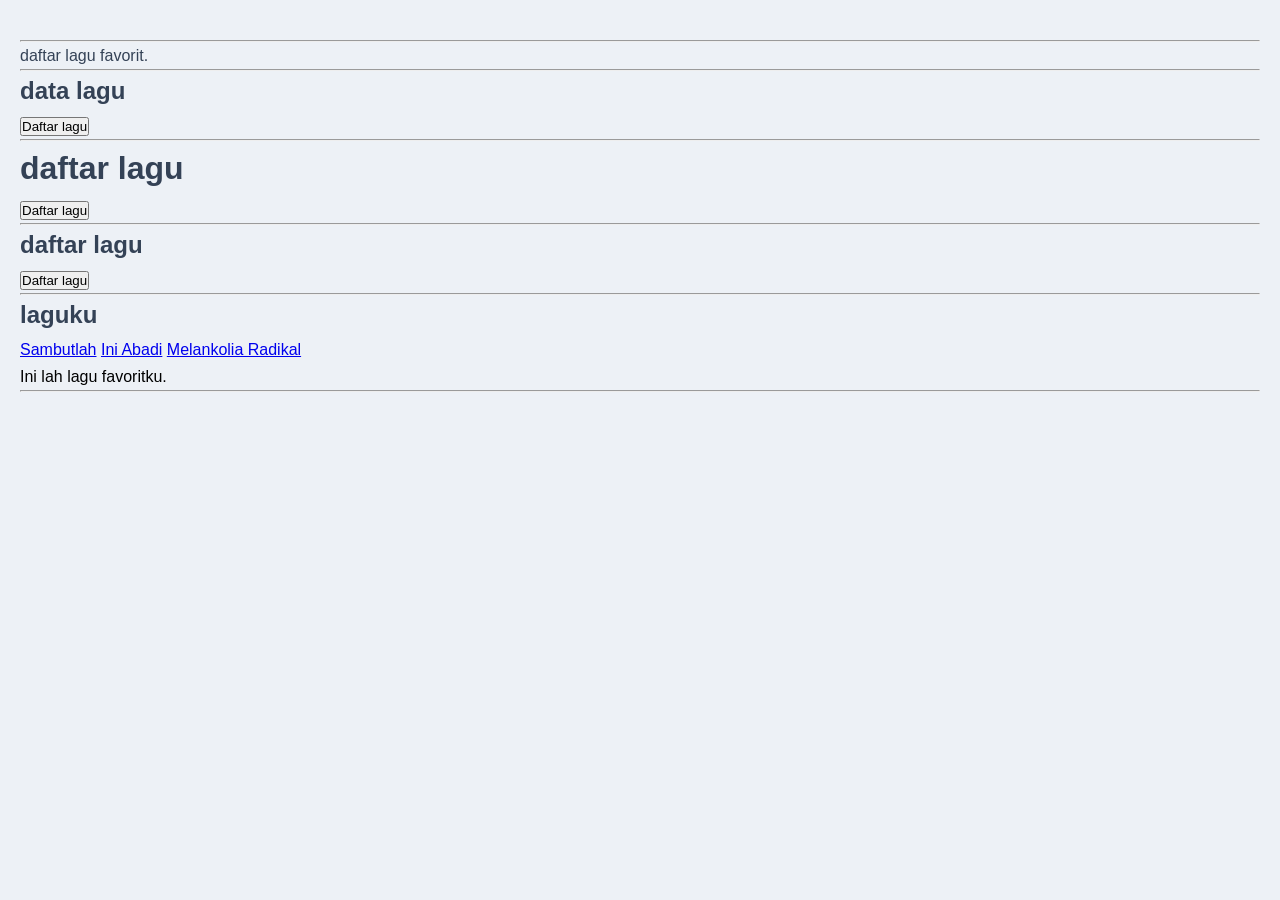
<file: index.html>
<!doctype html>
<html lang="en">
  <head>
    <meta charset="UTF-8" />
    <meta name="viewport" content="width=device-width, initial-scale=1.0" />
    <title>Document</title>
    <link rel="stylesheet" href="style-cv.css" />
  </head>

  <body>
    <hr />
    <p class="judul">daftar lagu favorit.</p>
    <hr />
    <h2 class="judul">data lagu</h2>
    <button id="btn-simpan">Daftar lagu</button>

    <hr />
    <h1 class="judul">daftar lagu</h1>
    <button id="btn-simpan">Daftar lagu</button>
    <hr />
    <h2 class="judul">daftar lagu</h2>
    <button id="btn-simpan">Daftar lagu</button>
    <hr />
    <div class="navbar">
      <h2>laguku</h2>
      <nav>
        <a href="#">Sambutlah</a>
        <a href="#">Ini Abadi</a>
        <a href="#">Melankolia Radikal</a>
      </nav>
    </div>

    <p style="color: black">Ini lah lagu favoritku.</p>
    <hr />
  </body>
</html>
</file>
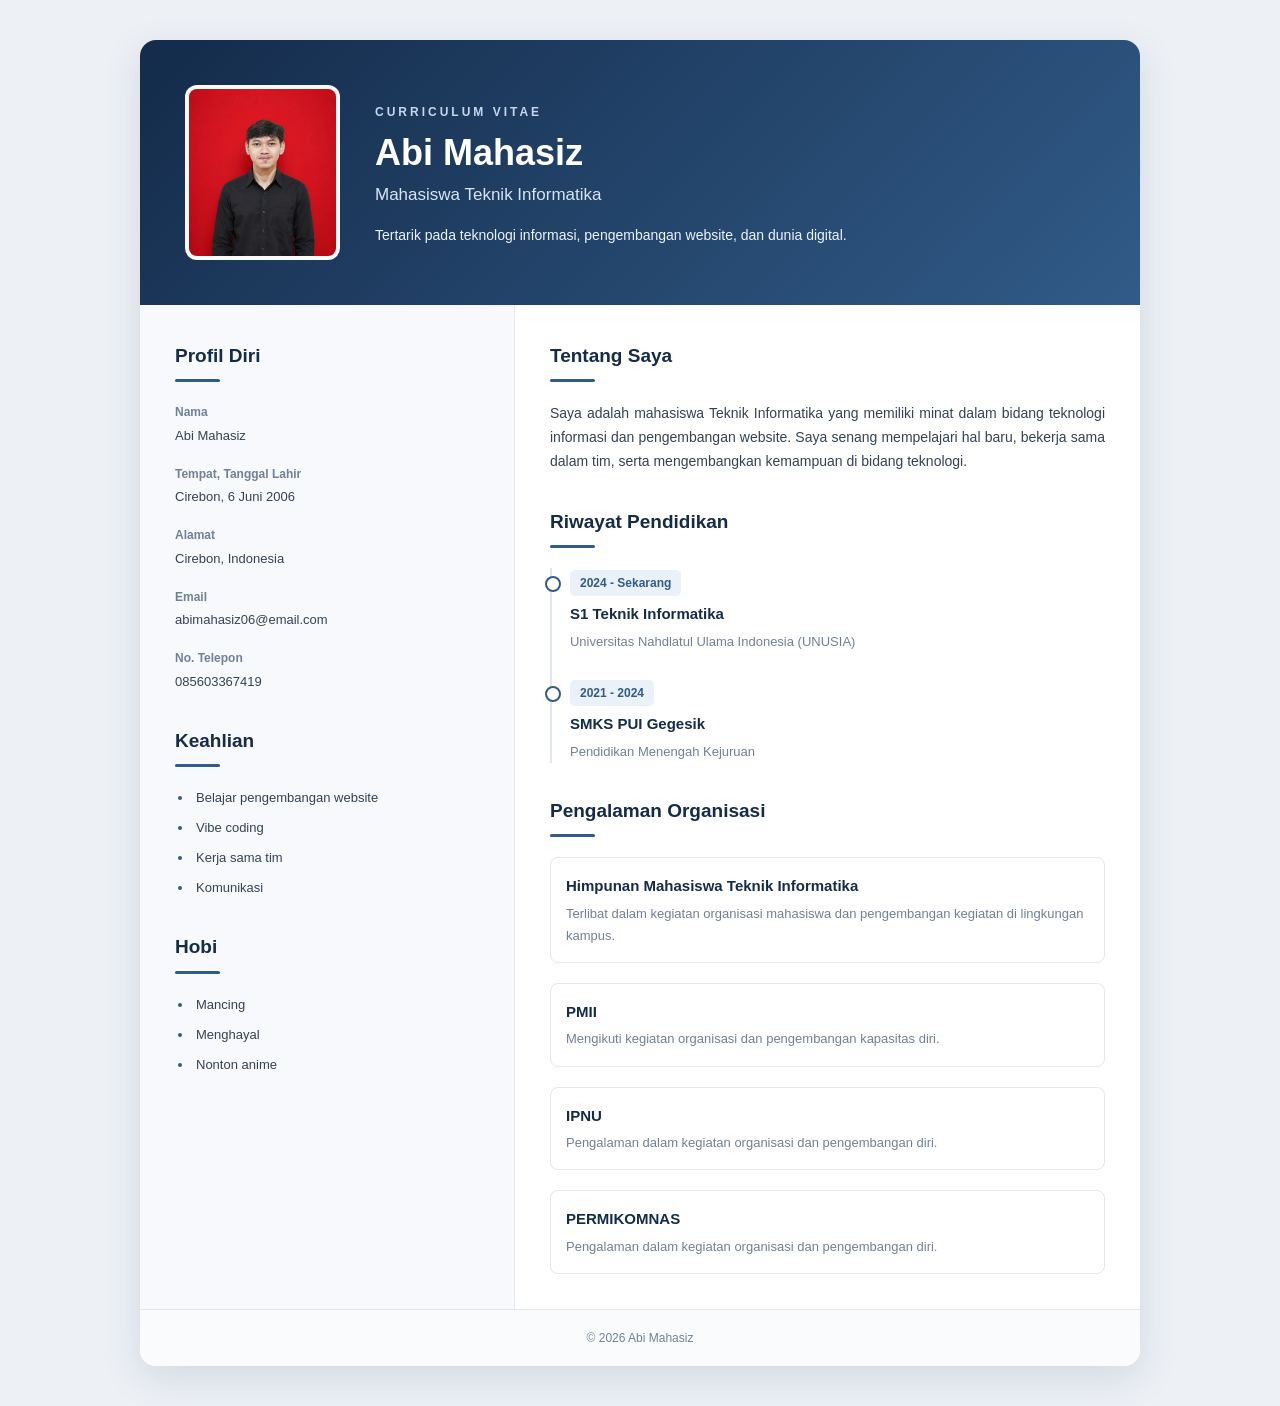
<file: cv.html>
<!doctype html>
<html lang="id">
  <head>
    <meta charset="UTF-8" />
    <meta name="viewport" content="width=device-width, initial-scale=1.0" />

    <title>Curriculum Vitae - Abi Mahasiz</title>

    <link rel="stylesheet" href="style-cv.css" />
  </head>

  <body>
    <main class="cv-container">
      <!-- Header dan Foto Profil -->
      <header class="profile-header">
        <div class="profile-photo">
          <img src="pas foto.jpeg" alt="Foto profil Abi Mahasiz" />
        </div>

        <div class="profile-info">
          <p class="label">CURRICULUM VITAE</p>

          <h1>Abi Mahasiz</h1>

          <p class="profession">Mahasiswa Teknik Informatika</p>

          <p class="profile-description">
            Tertarik pada teknologi informasi, pengembangan website, dan dunia
            digital.
          </p>
        </div>
      </header>

      <!-- Konten CV -->
      <div class="cv-content">
        <!-- Kolom Kiri -->
        <aside class="sidebar">
          <section class="section">
            <h2>Profil Diri</h2>

            <div class="contact-item">
              <span class="contact-label">Nama</span>
              <p>Abi Mahasiz</p>
            </div>

            <div class="contact-item">
              <span class="contact-label">Tempat, Tanggal Lahir</span>
              <p>Cirebon, 6 Juni 2006</p>
            </div>

            <div class="contact-item">
              <span class="contact-label">Alamat</span>
              <p>Cirebon, Indonesia</p>
            </div>

            <div class="contact-item">
              <span class="contact-label">Email</span>
              <p>abimahasiz06@email.com</p>
            </div>

            <div class="contact-item">
              <span class="contact-label">No. Telepon</span>
              <p>085603367419</p>
            </div>
          </section>

          <section class="section">
            <h2>Keahlian</h2>

            <ul class="skill-list">
              <li>Belajar pengembangan website</li>
              <li>Vibe coding</li>
              <li>Kerja sama tim</li>
              <li>Komunikasi</li>
            </ul>
          </section>

          <section class="section">
            <h2>Hobi</h2>

            <ul class="skill-list">
              <li>Mancing</li>
              <li>Menghayal</li>
              <li>Nonton anime</li>
            </ul>
          </section>
        </aside>

        <!-- Kolom Kanan -->
        <div class="main-content">
          <section class="section">
            <h2>Tentang Saya</h2>

            <p class="description">
              Saya adalah mahasiswa Teknik Informatika yang memiliki minat dalam
              bidang teknologi informasi dan pengembangan website. Saya senang
              mempelajari hal baru, bekerja sama dalam tim, serta mengembangkan
              kemampuan di bidang teknologi.
            </p>
          </section>

          <section class="section">
            <h2>Riwayat Pendidikan</h2>

            <div class="timeline">
              <div class="timeline-item">
                <span class="year">2024 - Sekarang</span>

                <h3>S1 Teknik Informatika</h3>

                <p>Universitas Nahdlatul Ulama Indonesia (UNUSIA)</p>
              </div>

              <div class="timeline-item">
                <span class="year">2021 - 2024</span>

                <h3>SMKS PUI Gegesik</h3>

                <p>Pendidikan Menengah Kejuruan</p>
              </div>
            </div>
          </section>

          <section class="section">
            <h2>Pengalaman Organisasi</h2>

            <div class="organization-item">
              <h3>Himpunan Mahasiswa Teknik Informatika</h3>

              <p>
                Terlibat dalam kegiatan organisasi mahasiswa dan pengembangan
                kegiatan di lingkungan kampus.
              </p>
            </div>

            <div class="organization-item">
              <h3>PMII</h3>

              <p>
                Mengikuti kegiatan organisasi dan pengembangan kapasitas diri.
              </p>
            </div>

            <div class="organization-item">
              <h3>IPNU</h3>

              <p>Pengalaman dalam kegiatan organisasi dan pengembangan diri.</p>
            </div>

            <div class="organization-item">
              <h3>PERMIKOMNAS</h3>

              <p>Pengalaman dalam kegiatan organisasi dan pengembangan diri.</p>
            </div>
          </section>
        </div>
      </div>

      <!-- Footer -->
      <footer class="footer">
        <p>&copy; 2026 Abi Mahasiz</p>
      </footer>
    </main>
  </body>
</html>
</file>
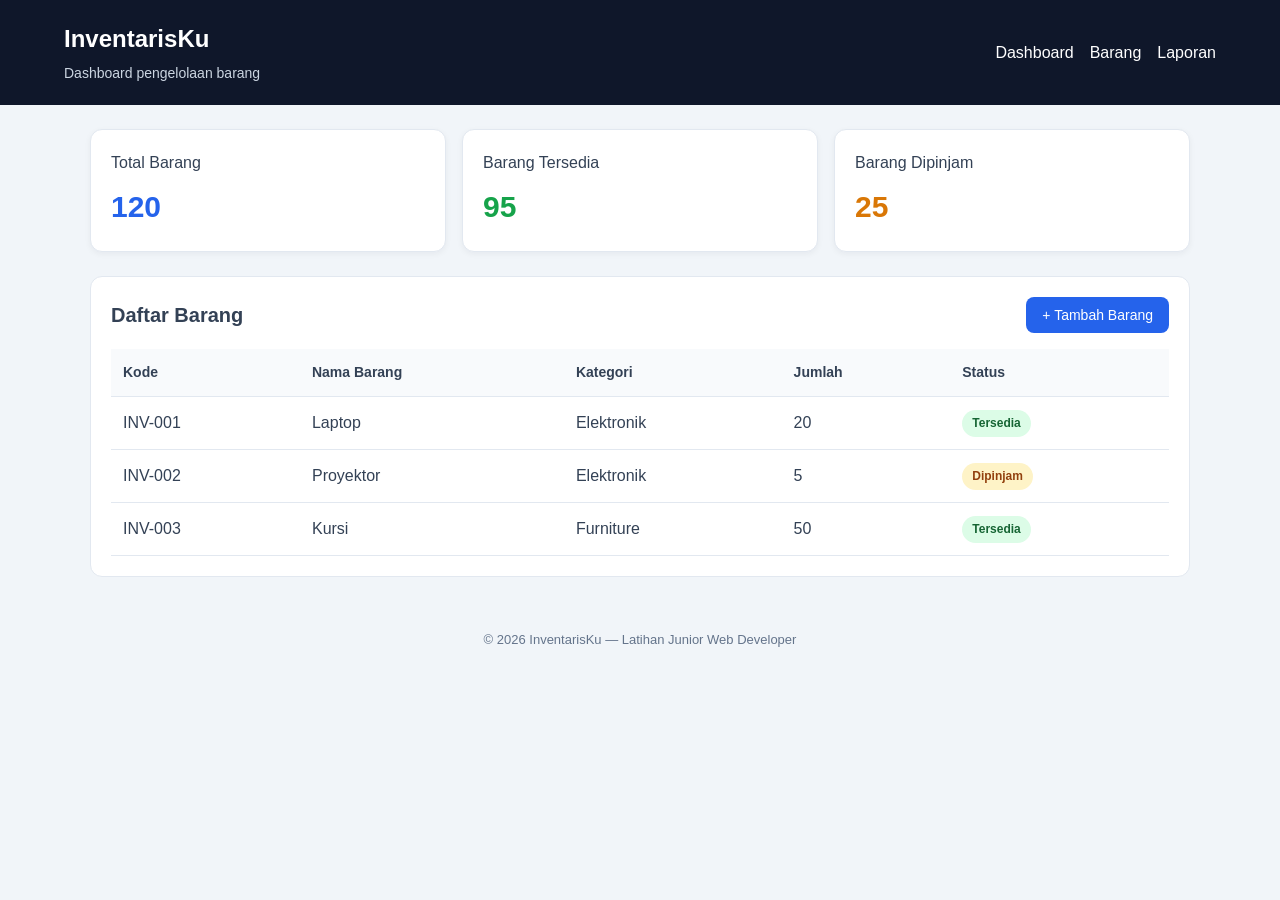
<file: viewport.html>
<!doctype html>
<html lang="id">
  <head>
    <meta charset="UTF-8" />
    <meta name="viewport" content="width=device-width, initial-scale=1.0" />

    <title>InventarisKu</title>
    <link rel="stylesheet" href="style-viewport.css" />
  </head>
  <body>
    <header class="header">
      <div>
        <h1>InventarisKu</h1>
        <p>Dashboard pengelolaan barang</p>
      </div>

      <nav class="nav-links">
        <a href="#">Dashboard</a>
        <a href="#">Barang</a>
        <a href="#">Laporan</a>
      </nav>
    </header>

    <main class="container">
      <section class="summary">
        <article class="card">
          <h2>Total Barang</h2>
          <p class="number">120</p>
        </article>

        <article class="card">
          <h2>Barang Tersedia</h2>
          <p class="number success">95</p>
        </article>

        <article class="card">
          <h2>Barang Dipinjam</h2>
          <p class="number warning">25</p>
        </article>
      </section>

      <section class="content-section">
        <div class="section-heading">
          <h2>Daftar Barang</h2>
          <button class="btn-primary" type="button">+ Tambah Barang</button>
        </div>

        <div class="table-wrapper">
          <table>
            <thead>
              <tr>
                <th>Kode</th>
                <th>Nama Barang</th>
                <th>Kategori</th>
                <th>Jumlah</th>
                <th>Status</th>
              </tr>
            </thead>

            <tbody>
              <tr>
                <td>INV-001</td>
                <td>Laptop</td>
                <td>Elektronik</td>
                <td>20</td>
                <td><span class="badge tersedia">Tersedia</span></td>
              </tr>

              <tr>
                <td>INV-002</td>
                <td>Proyektor</td>
                <td>Elektronik</td>
                <td>5</td>
                <td><span class="badge dipinjam">Dipinjam</span></td>
              </tr>

              <tr>
                <td>INV-003</td>
                <td>Kursi</td>
                <td>Furniture</td>
                <td>50</td>
                <td><span class="badge tersedia">Tersedia</span></td>
              </tr>
            </tbody>
          </table>
        </div>
      </section>
    </main>

    <footer class="footer">
      <p>&copy; 2026 InventarisKu — Latihan Junior Web Developer</p>
    </footer>
  </body>
</html>
</file>
<file: style-cv.css>
/* =========================
   RESET DAN PENGATURAN DASAR
========================= */

* {
  margin: 0;
  padding: 0;
  box-sizing: border-box;
}

:root {
  --navy: #142b4a;
  --blue: #315b88;
  --light-blue: #eaf1f8;
  --text: #344256;
  --muted: #718096;
  --border: #e1e7ef;
  --white: #ffffff;
}

body {
  font-family: "Segoe UI", Arial, sans-serif;
  background-color: #edf1f6;
  color: var(--text);
  line-height: 1.7;
  padding: 40px 20px;
}

/* =========================
   CONTAINER UTAMA
========================= */

.cv-container {
  max-width: 1000px;
  margin: 0 auto;
  background-color: var(--white);
  border-radius: 16px;
  overflow: hidden;
  box-shadow: 0 12px 40px rgba(20, 43, 74, 0.12);
}

/* =========================
   HEADER DAN FOTO PROFIL
========================= */

.profile-header {
  display: flex;
  align-items: center;
  gap: 35px;
  padding: 45px;
  background: linear-gradient(135deg, #142b4a, #315b88);
  color: var(--white);
}

.profile-photo {
  width: 155px;
  height: 175px;
  flex-shrink: 0;
  overflow: hidden;
  border: 4px solid rgba(255, 255, 255, 0.8);
  border-radius: 12px;
  background-color: #dce5ef;
}

.profile-photo img {
  width: 100%;
  height: 100%;
  object-fit: cover;
  display: block;
}

.profile-info {
  flex: 1;
}

.label {
  display: inline-block;
  margin-bottom: 8px;
  font-size: 12px;
  font-weight: 700;
  letter-spacing: 3px;
  color: #c4d7ee;
}

.profile-info h1 {
  margin-bottom: 4px;
  font-size: 36px;
  font-weight: 700;
  line-height: 1.3;
}

.profession {
  margin-bottom: 14px;
  font-size: 17px;
  color: #d6e5f5;
}

.profile-description {
  max-width: 480px;
  font-size: 14px;
  color: #edf4fc;
}

/* =========================
   LAYOUT DUA KOLOM
========================= */

.cv-content {
  display: grid;
  grid-template-columns: 0.9fr 1.5fr;
}

.sidebar {
  padding: 35px;
  background-color: #f7f9fc;
  border-right: 1px solid var(--border);
}

.main-content {
  padding: 35px;
}

/* =========================
   SETIAP BAGIAN CV
========================= */

.section {
  margin-bottom: 32px;
}

.section:last-child {
  margin-bottom: 0;
}

.section h2 {
  position: relative;
  margin-bottom: 20px;
  padding-bottom: 10px;
  color: var(--navy);
  font-size: 19px;
  font-weight: 700;
}

.section h2::after {
  position: absolute;
  bottom: 0;
  left: 0;
  width: 45px;
  height: 3px;
  background-color: var(--blue);
  border-radius: 5px;
  content: "";
}

/* =========================
   INFORMASI PRIBADI
========================= */

.contact-item {
  margin-bottom: 17px;
  overflow-wrap: anywhere;
}

.contact-label {
  display: block;
  margin-bottom: 2px;
  color: var(--muted);
  font-size: 12px;
  font-weight: 600;
}

.contact-item p {
  color: var(--text);
  font-size: 13px;
  font-weight: 500;
}

/* =========================
   KEAHLIAN DAN HOBI
========================= */

.skill-list {
  padding-left: 18px;
}

.skill-list li {
  margin-bottom: 8px;
  padding-left: 3px;
  font-size: 13px;
}

.skill-list li::marker {
  color: var(--blue);
}

/* =========================
   TENTANG SAYA
========================= */

.description {
  font-size: 14px;
  text-align: justify;
}

/* =========================
   RIWAYAT PENDIDIKAN
========================= */

.timeline {
  padding-left: 18px;
  border-left: 2px solid var(--border);
}

.timeline-item {
  position: relative;
  margin-bottom: 25px;
}

.timeline-item:last-child {
  margin-bottom: 0;
}

.timeline-item::before {
  position: absolute;
  top: 8px;
  left: -25px;
  width: 12px;
  height: 12px;
  border: 2px solid var(--blue);
  border-radius: 50%;
  background-color: var(--white);
  content: "";
}

.year {
  display: inline-block;
  margin-bottom: 5px;
  padding: 3px 10px;
  border-radius: 5px;
  background-color: var(--light-blue);
  color: var(--blue);
  font-size: 12px;
  font-weight: 700;
}

.timeline-item h3,
.organization-item h3 {
  margin-bottom: 4px;
  color: var(--navy);
  font-size: 15px;
}

.timeline-item p,
.organization-item p {
  color: var(--muted);
  font-size: 13px;
}

/* =========================
   PENGALAMAN ORGANISASI
========================= */

.organization-item {
  margin-bottom: 20px;
  padding: 15px;
  border: 1px solid var(--border);
  border-radius: 8px;
  transition:
    transform 0.2s ease,
    box-shadow 0.2s ease;
}

.organization-item:last-child {
  margin-bottom: 0;
}

.organization-item:hover {
  transform: translateY(-3px);
  box-shadow: 0 5px 15px rgba(20, 43, 74, 0.08);
}

/* =========================
   FOOTER
========================= */

.footer {
  padding: 18px;
  border-top: 1px solid var(--border);
  background-color: #fafbfd;
  color: var(--muted);
  text-align: center;
  font-size: 12px;
}

/* =========================
   RESPONSIVE UNTUK HP
========================= */

@media (max-width: 700px) {
  body {
    padding: 15px;
  }

  .profile-header {
    flex-direction: column;
    align-items: flex-start;
    gap: 20px;
    padding: 30px 25px;
  }

  .profile-photo {
    width: 130px;
    height: 150px;
  }

  .profile-info h1 {
    font-size: 29px;
  }

  .cv-content {
    grid-template-columns: 1fr;
  }

  .sidebar,
  .main-content {
    padding: 25px;
  }

  .sidebar {
    border-right: none;
    border-bottom: 1px solid var(--border);
  }
}

/* =========================
   PENGATURAN CETAK / PDF
========================= */

@media print {
  @page {
    size: A4;
    margin: 10mm;
  }

  body {
    padding: 0;
    background-color: white;
    print-color-adjust: exact;
    -webkit-print-color-adjust: exact;
  }

  .cv-container {
    max-width: none;
    border-radius: 0;
    box-shadow: none;
  }

  .profile-header {
    padding: 25px;
  }

  .sidebar,
  .main-content {
    padding: 22px;
  }

  .organization-item {
    break-inside: avoid;
  }

  .organization-item:hover {
    transform: none;
    box-shadow: none;
  }
}
</file>
<file: style-viewport.css>
/* 1. Pengaturan dasar */
* {
  box-sizing: border-box;
}

body {
  margin: 0;
  font-family: Arial, sans-serif;
  color: #334155;
  background-color: #f1f5f9;
  line-height: 1.6;
}

/* 2. Header dan navigasi */
.header {
  display: flex;
  justify-content: space-between;
  align-items: center;
  gap: 20px;
  padding: 20px 5%;
  color: white;
  background-color: #0f172a;
}

.header h1 {
  margin: 0;
  font-size: 24px;
}

.header p {
  margin: 4px 0 0;
  color: #cbd5e1;
  font-size: 14px;
}

.nav-links {
  display: flex;
  flex-wrap: wrap;
  gap: 16px;
}

.nav-links a {
  color: white;
  text-decoration: none;
}

.nav-links a:hover {
  color: #93c5fd;
}

/* 3. Kontainer utama */
.container {
  width: min(100% - 32px, 1100px);
  margin: 24px auto;
}

/* 4. Kartu ringkasan */
.summary {
  display: grid;
  grid-template-columns: repeat(3, minmax(0, 1fr));
  gap: 16px;
}

.card {
  padding: 20px;
  background-color: white;
  border: 1px solid #e2e8f0;
  border-radius: 12px;
  box-shadow: 0 2px 6px rgb(15 23 42 / 5%);
}

.card h2 {
  margin: 0;
  font-size: 16px;
  font-weight: 500;
}

.number {
  margin: 8px 0 0;
  font-size: 30px;
  font-weight: 700;
  color: #2563eb;
}

.success {
  color: #16a34a;
}

.warning {
  color: #d97706;
}

/* 5. Bagian tabel */
.content-section {
  margin-top: 24px;
  padding: 20px;
  background-color: white;
  border: 1px solid #e2e8f0;
  border-radius: 12px;
}

.section-heading {
  display: flex;
  justify-content: space-between;
  align-items: center;
  gap: 12px;
  margin-bottom: 16px;
}

.section-heading h2 {
  margin: 0;
  font-size: 20px;
}

.btn-primary {
  padding: 10px 16px;
  border: none;
  border-radius: 8px;
  background-color: #2563eb;
  color: white;
  font-size: 14px;
  cursor: pointer;
}

.btn-primary:hover {
  background-color: #1d4ed8;
}

.table-wrapper {
  overflow-x: auto;
}

table {
  width: 100%;
  border-collapse: collapse;
  text-align: left;
}

th,
td {
  padding: 12px;
  border-bottom: 1px solid #e2e8f0;
}

th {
  background-color: #f8fafc;
  font-size: 14px;
}

.badge {
  display: inline-block;
  padding: 4px 10px;
  border-radius: 999px;
  font-size: 12px;
  font-weight: 600;
}

.tersedia {
  background-color: #dcfce7;
  color: #166534;
}

.dipinjam {
  background-color: #fef3c7;
  color: #92400e;
}

/* 6. Footer */
.footer {
  padding: 16px;
  text-align: center;
  color: #64748b;
  font-size: 13px;
}

/* 7. Responsive: tablet */
@media (max-width: 768px) {
  .header {
    align-items: flex-start;
    flex-direction: column;
  }

  .summary {
    grid-template-columns: repeat(2, minmax(0, 1fr));
  }
}

/* 8. Responsive: ponsel */
@media (max-width: 480px) {
  .summary {
    grid-template-columns: 1fr;
  }

  .section-heading {
    align-items: stretch;
    flex-direction: column;
  }

  .btn-primary {
    width: 100%;
  }

  .content-section {
    padding: 12px;
  }

  th,
  td {
    padding: 8px;
    font-size: 13px;
  }
}
</file>
